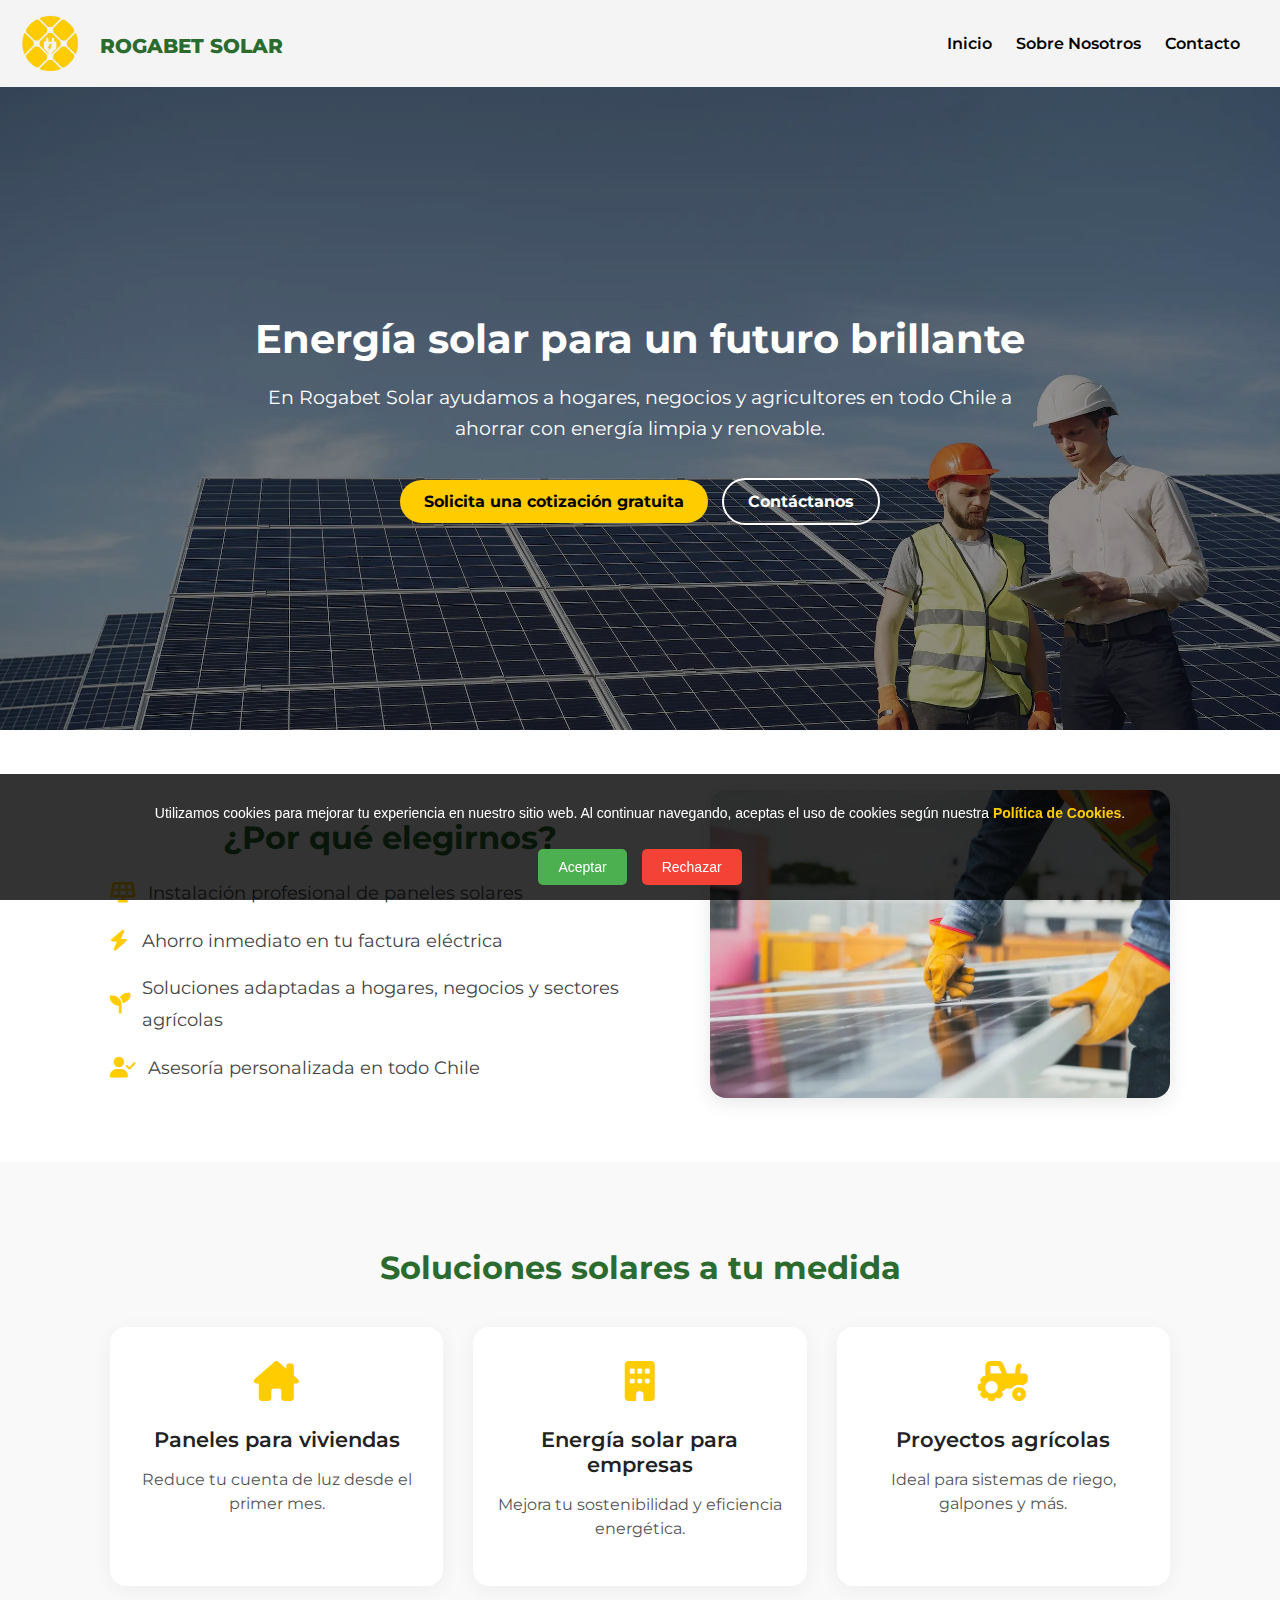
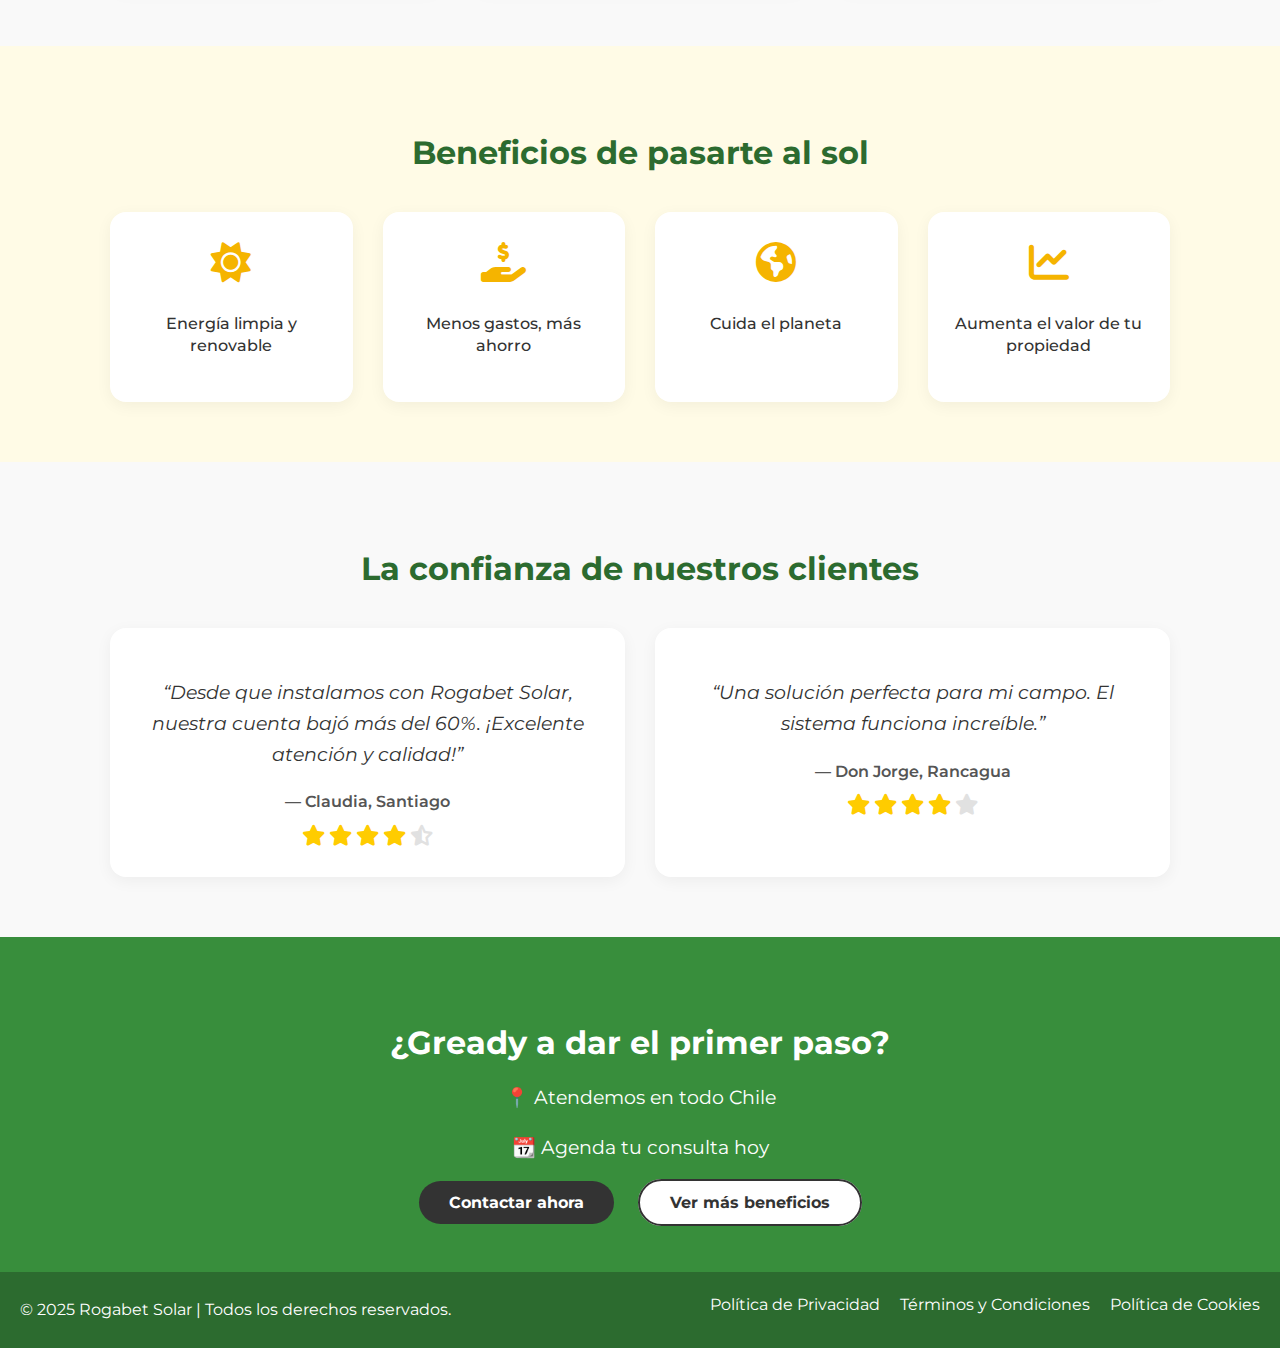
<file: index.html>
<!DOCTYPE html>
<html lang="es">
  <head>
    <meta charset="UTF-8" />
    <meta name="viewport" content="width=device-width, initial-scale=1.0" />
    <meta
      name="description"
      content="Rogabet Solar: Soluciones de energía solar en Chile. Instalamos paneles solares de alta calidad para hogares, empresas y proyectos agrícolas, ayudando a reducir costos y promover un futuro sostenible."
    />
    <meta
      name="keywords"
      content="energía solar, Rogabet Solar, paneles solares, Chile, energía renovable, ahorro energético, sostenibilidad, energía limpia, instalación solar"
    />
    <meta name="author" content="Rogabet Solar" />
    <title>Rogabet Solar - Energía Solar para un Futuro Sostenible</title>
    <link rel="stylesheet" href="styles.css" />
    <link rel="shortcut icon" href="./img/fav.webp" type="image/x-icon" />
    <link
      rel="stylesheet"
      href="https://cdnjs.cloudflare.com/ajax/libs/font-awesome/6.4.2/css/all.min.css"
    />
  </head>

  <body>
    <header>
      <div class="container">
        <div class="container-header">
          <div class="logo">
            <a href="/">
              <img src="../img/logo.webp" alt="Logo" />
              <p>Rogabet Solar</p>
            </a>
          </div>
          <nav>
            <ul>
              <li><a href="/">Inicio</a></li>
              <li><a href="./about-us/">Sobre Nosotros</a></li>
              <li><a href="contact.html">Contacto</a></li>
            </ul>
          </nav>
        </div>
      </div>
    </header>
    <main>
      <section class="hero">
        <div class="container">
          <div class="hero-content">
            <h1 class="hero-title">Energía solar para un futuro brillante</h1>
            <p class="hero-subtitle">
              En Rogabet Solar ayudamos a hogares, negocios y agricultores en
              todo Chile a ahorrar con energía limpia y renovable.
            </p>
            <div class="hero-buttons">
              <a href="./contact.html" class="btn btn-primary"
                >Solicita una cotización gratuita</a
              >
              <a href="./contact.html" class="btn btn-secondary">Contáctanos</a>
            </div>
          </div>
        </div>
      </section>

      <section class="why-us">
        <div class="container">
          <div class="why-us-content">
            <div class="text-content">
              <h2 class="section-title">¿Por qué elegirnos?</h2>
              <ul class="features-list">
                <li>
                  <i class="fas fa-solar-panel"></i> Instalación profesional de
                  paneles solares
                </li>
                <li>
                  <i class="fas fa-bolt"></i> Ahorro inmediato en tu factura
                  eléctrica
                </li>
                <li>
                  <i class="fas fa-seedling"></i> Soluciones adaptadas a
                  hogares, negocios y sectores agrícolas
                </li>
                <li>
                  <i class="fas fa-user-check"></i> Asesoría personalizada en
                  todo Chile
                </li>
              </ul>
            </div>
            <div class="image-content">
              <img
                src="./img/why-us.webp"
                alt="Instalación de paneles solares"
              />
            </div>
          </div>
        </div>
      </section>
      <section class="services">
        <div class="container">
          <h2 class="section-title">Soluciones solares a tu medida</h2>
          <div class="services-grid">
            <div class="service-card">
              <div class="service-icon">
                <i class="fas fa-house-chimney"></i>
              </div>
              <h3 class="service-title">Paneles para viviendas</h3>
              <p class="service-text">
                Reduce tu cuenta de luz desde el primer mes.
              </p>
            </div>
            <div class="service-card">
              <div class="service-icon"><i class="fas fa-building"></i></div>
              <h3 class="service-title">Energía solar para empresas</h3>
              <p class="service-text">
                Mejora tu sostenibilidad y eficiencia energética.
              </p>
            </div>
            <div class="service-card">
              <div class="service-icon"><i class="fas fa-tractor"></i></div>
              <h3 class="service-title">Proyectos agrícolas</h3>
              <p class="service-text">
                Ideal para sistemas de riego, galpones y más.
              </p>
            </div>
          </div>
        </div>
      </section>

      <section class="benefits">
        <div class="container">
          <h2 class="section-title">Beneficios de pasarte al sol</h2>
          <div class="benefits-row">
            <div class="benefit-item">
              <i class="fas fa-sun"></i>
              <p>Energía limpia y renovable</p>
            </div>
            <div class="benefit-item">
              <i class="fas fa-hand-holding-dollar"></i>
              <p>Menos gastos, más ahorro</p>
            </div>
            <div class="benefit-item">
              <i class="fas fa-earth-americas"></i>
              <p>Cuida el planeta</p>
            </div>
            <div class="benefit-item">
              <i class="fas fa-chart-line"></i>
              <p>Aumenta el valor de tu propiedad</p>
            </div>
          </div>
        </div>
      </section>

      <section class="testimonials">
        <div class="container">
          <h2 class="section-title">La confianza de nuestros clientes</h2>
          <div class="testimonial-cards">
            <div class="testimonial-card">
              <p class="testimonial-text">
                “Desde que instalamos con Rogabet Solar, nuestra cuenta bajó más
                del 60%. ¡Excelente atención y calidad!”
              </p>
              <p class="testimonial-author">— Claudia, Santiago</p>
              <div class="rating">
                <i class="fas fa-star"></i>
                <i class="fas fa-star"></i>
                <i class="fas fa-star"></i>
                <i class="fas fa-star"></i>
                <i class="fas fa-star-half-alt"></i>
              </div>
            </div>
            <div class="testimonial-card">
              <p class="testimonial-text">
                “Una solución perfecta para mi campo. El sistema funciona
                increíble.”
              </p>
              <p class="testimonial-author">— Don Jorge, Rancagua</p>
              <div class="rating">
                <i class="fas fa-star"></i>
                <i class="fas fa-star"></i>
                <i class="fas fa-star"></i>
                <i class="fas fa-star"></i>
                <i class="fas fa-star"></i>
              </div>
            </div>
          </div>
        </div>
      </section>

      <section class="cta-footer">
        <div class="container">
          <h2 class="cta-title">¿Gready a dar el primer paso?</h2>
          <p class="cta-description">📍 Atendemos en todo Chile</p>
          <p class="cta-description">📆 Agenda tu consulta hoy</p>
          <div class="cta-buttons">
            <a href="./contact.html" class="cta-button">Contactar ahora</a>
            <a href="./about-us/" class="cta-button secondary"
              >Ver más beneficios</a
            >
          </div>
        </div>
      </section>
    </main>

    <footer>
      <div class="container">
        <div class="footer-content">
          <p>&copy; 2025 Rogabet Solar | Todos los derechos reservados.</p>
          <ul class="footer-menu">
            <li><a href="/privacy.html">Política de Privacidad</a></li>
            <li><a href="/terms.html">Términos y Condiciones</a></li>
            <li><a href="/cookies.html">Política de Cookies</a></li>
          </ul>
        </div>
      </div>
    </footer>
    <div class="cookie-consent">
      <div class="cookie-content">
        <p>
          Utilizamos cookies para mejorar tu experiencia en nuestro sitio web.
          Al continuar navegando, aceptas el uso de cookies según nuestra
          <a href="/privacy.html">Política de Cookies</a>.
        </p>
        <div class="cookie-buttons">
          <button class="cookie-accept">Aceptar</button>
          <button class="cookie-decline">Rechazar</button>
        </div>
      </div>
    </div>
    <script src="cookies.js"></script>
  </body>
</html>
</file>
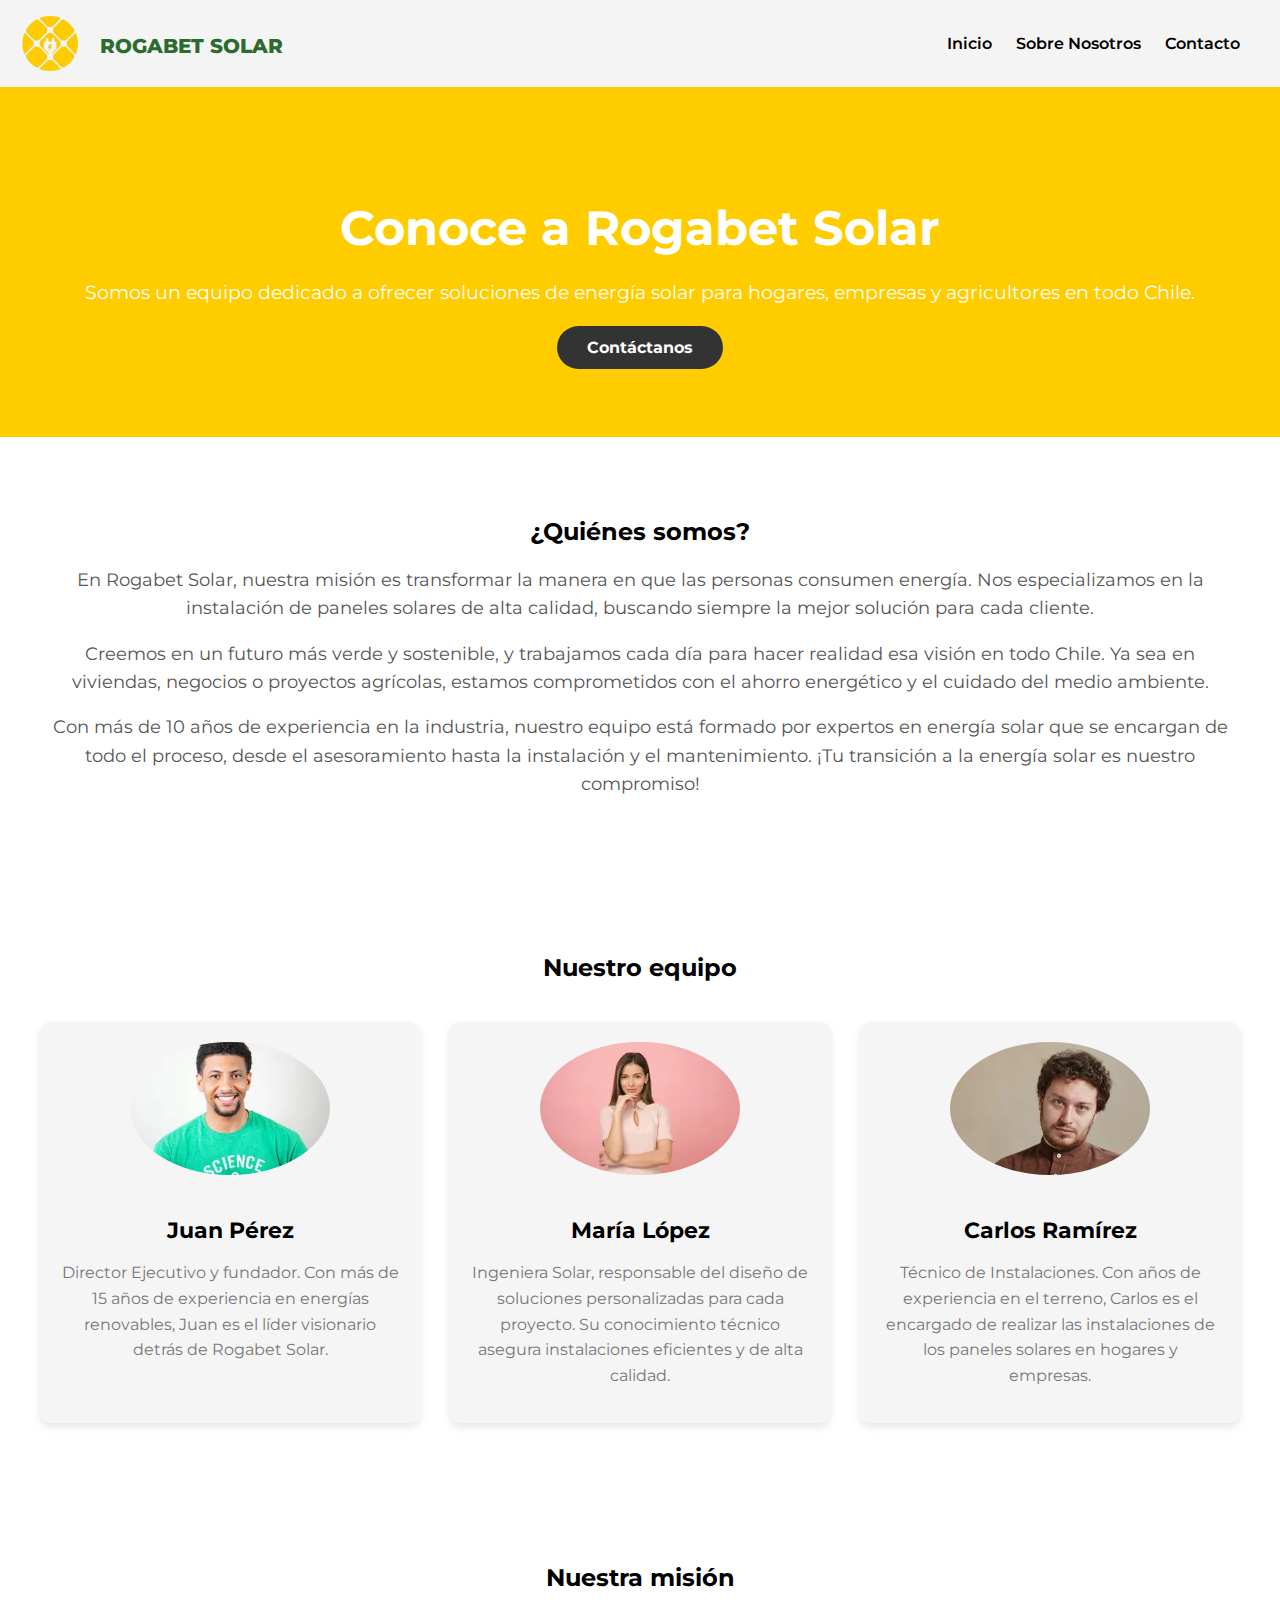
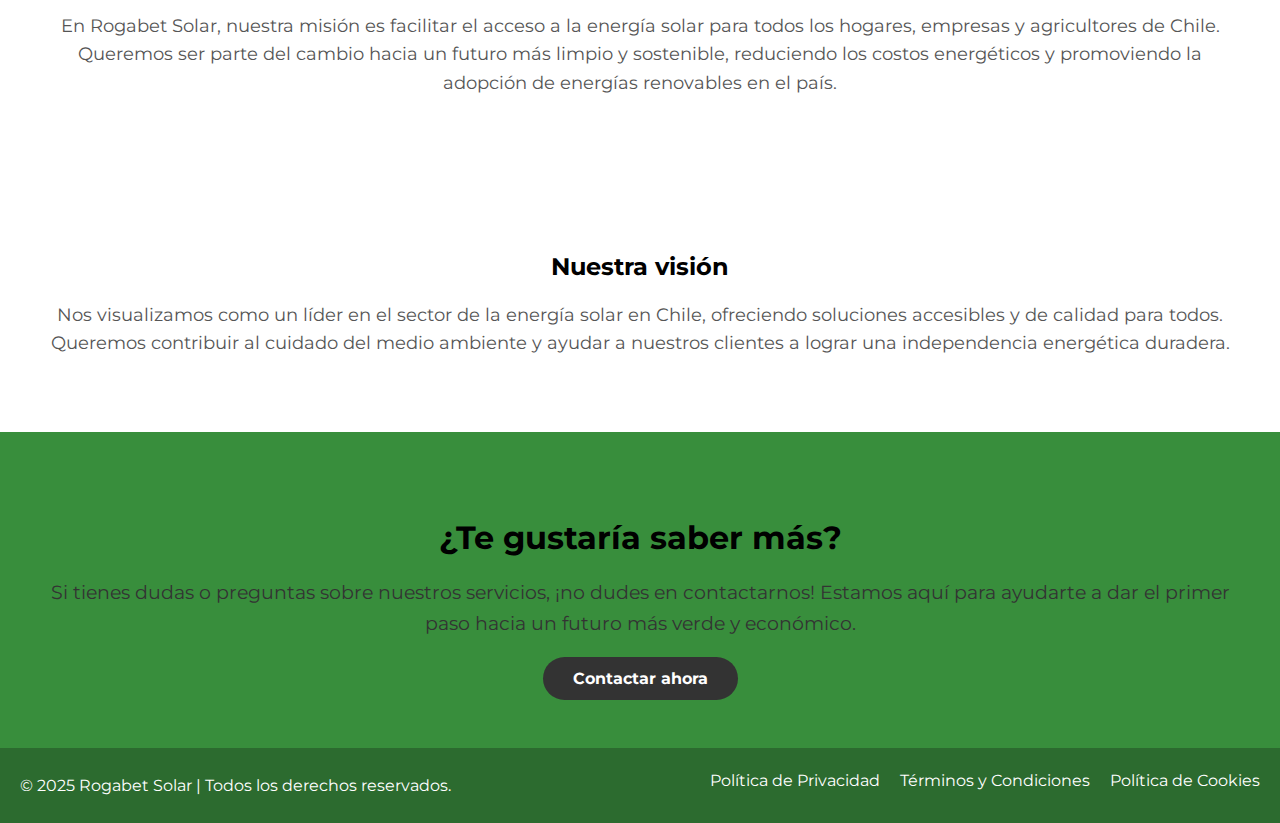
<file: about-us/index.html>
<!DOCTYPE html>
<html lang="es">
  <head>
    <meta charset="UTF-8" />
    <meta name="viewport" content="width=device-width, initial-scale=1.0" />
    <meta
      name="description"
      content="Conoce más sobre Rogabet Solar, nuestro compromiso con la calidad, la energía solar y el buen servicio en Chile. Te ayudamos a dar el paso hacia un futuro más sostenible y económico con soluciones energéticas renovables."
    />
    <meta
      name="keywords"
      content="Rogabet Solar, energía solar, instalación de paneles solares, energía renovable, Chile, calidad, buen servicio, sostenibilidad, soluciones energéticas"
    />
    <title>Sobre Nosotros - Rogabet Solar</title>
    <link rel="stylesheet" href="../styles.css" />
    <link rel="shortcut icon" href="../img/fav.webp" type="image/x-icon" />
    <link
      rel="stylesheet"
      href="https://cdnjs.cloudflare.com/ajax/libs/font-awesome/6.4.2/css/all.min.css"
    />
  </head>

  <body>
    <header>
      <div class="container">
        <div class="container-header">
          <div class="logo">
            <a href="/">
              <img src="../img/logo.webp" alt="Logo" />
              <p>Rogabet Solar</p>
            </a>
          </div>
          <nav>
            <ul>
              <li><a href="/">Inicio</a></li>
              <li><a href="../about-us/">Sobre Nosotros</a></li>
              <li><a href="../contact.html">Contacto</a></li>
            </ul>
          </nav>
        </div>
      </div>
    </header>
    <main>
      <section class="hero-about">
        <div class="container">
          <h1>Conoce a Rogabet Solar</h1>
          <p>
            Somos un equipo dedicado a ofrecer soluciones de energía solar para
            hogares, empresas y agricultores en todo Chile.
          </p>
          <a href="../contact.html" class="cta-btn">Contáctanos</a>
        </div>
      </section>

      <!-- Quiénes somos -->
      <section id="about-us" class="about-us">
        <div class="container">
          <h2>¿Quiénes somos?</h2>
          <p>
            En Rogabet Solar, nuestra misión es transformar la manera en que las
            personas consumen energía. Nos especializamos en la instalación de
            paneles solares de alta calidad, buscando siempre la mejor solución
            para cada cliente.
          </p>
          <p>
            Creemos en un futuro más verde y sostenible, y trabajamos cada día
            para hacer realidad esa visión en todo Chile. Ya sea en viviendas,
            negocios o proyectos agrícolas, estamos comprometidos con el ahorro
            energético y el cuidado del medio ambiente.
          </p>
          <p>
            Con más de 10 años de experiencia en la industria, nuestro equipo
            está formado por expertos en energía solar que se encargan de todo
            el proceso, desde el asesoramiento hasta la instalación y el
            mantenimiento. ¡Tu transición a la energía solar es nuestro
            compromiso!
          </p>
        </div>
      </section>

      <!-- Nuestro equipo -->
      <section id="our-team" class="our-team">
        <div class="container">
          <h2>Nuestro equipo</h2>
          <div class="our-team-container">
            <div class="team-member">
              <img
                src="../img/team-member-1.webp"
                alt="Juan Pérez - Director Ejecutivo"
              />
              <h3>Juan Pérez</h3>
              <p>
                Director Ejecutivo y fundador. Con más de 15 años de experiencia
                en energías renovables, Juan es el líder visionario detrás de
                Rogabet Solar.
              </p>
            </div>
            <div class="team-member">
              <img
                src="../img/team-member-2.webp"
                alt="María López - Ingeniera Solar"
              />
              <h3>María López</h3>
              <p>
                Ingeniera Solar, responsable del diseño de soluciones
                personalizadas para cada proyecto. Su conocimiento técnico
                asegura instalaciones eficientes y de alta calidad.
              </p>
            </div>
            <div class="team-member">
              <img
                src="../img/team-member-3.webp"
                alt="Carlos Ramírez - Técnico de Instalaciones"
              />
              <h3>Carlos Ramírez</h3>
              <p>
                Técnico de Instalaciones. Con años de experiencia en el terreno,
                Carlos es el encargado de realizar las instalaciones de los
                paneles solares en hogares y empresas.
              </p>
            </div>
          </div>
        </div>
      </section>

      <!-- Nuestra misión -->
      <section id="our-mission" class="our-mission">
        <div class="container">
          <h2>Nuestra misión</h2>
          <p>
            En Rogabet Solar, nuestra misión es facilitar el acceso a la energía
            solar para todos los hogares, empresas y agricultores de Chile.
            Queremos ser parte del cambio hacia un futuro más limpio y
            sostenible, reduciendo los costos energéticos y promoviendo la
            adopción de energías renovables en el país.
          </p>
        </div>
      </section>

      <!-- Nuestra visión -->
      <section id="our-vision" class="our-vision">
        <div class="container">
          <h2>Nuestra visión</h2>
          <p>
            Nos visualizamos como un líder en el sector de la energía solar en
            Chile, ofreciendo soluciones accesibles y de calidad para todos.
            Queremos contribuir al cuidado del medio ambiente y ayudar a
            nuestros clientes a lograr una independencia energética duradera.
          </p>
        </div>
      </section>

      <!-- Call to Action -->
      <section id="contact" class="cta">
        <div class="container">
          <h2>¿Te gustaría saber más?</h2>
          <p>
            Si tienes dudas o preguntas sobre nuestros servicios, ¡no dudes en
            contactarnos! Estamos aquí para ayudarte a dar el primer paso hacia
            un futuro más verde y económico.
          </p>
          <a href="../contact.html" class="cta-btn">Contactar ahora</a>
        </div>
      </section>
    </main>
    <footer>
      <div class="container">
        <div class="footer-content">
          <p>&copy; 2025 Rogabet Solar | Todos los derechos reservados.</p>
          <ul class="footer-menu">
            <li><a href="../privacy.html">Política de Privacidad</a></li>
            <li><a href="../terms.html">Términos y Condiciones</a></li>
            <li><a href="../cookies.html">Política de Cookies</a></li>
          </ul>
        </div>
      </div>
    </footer>
  </body>
</html>
</file>
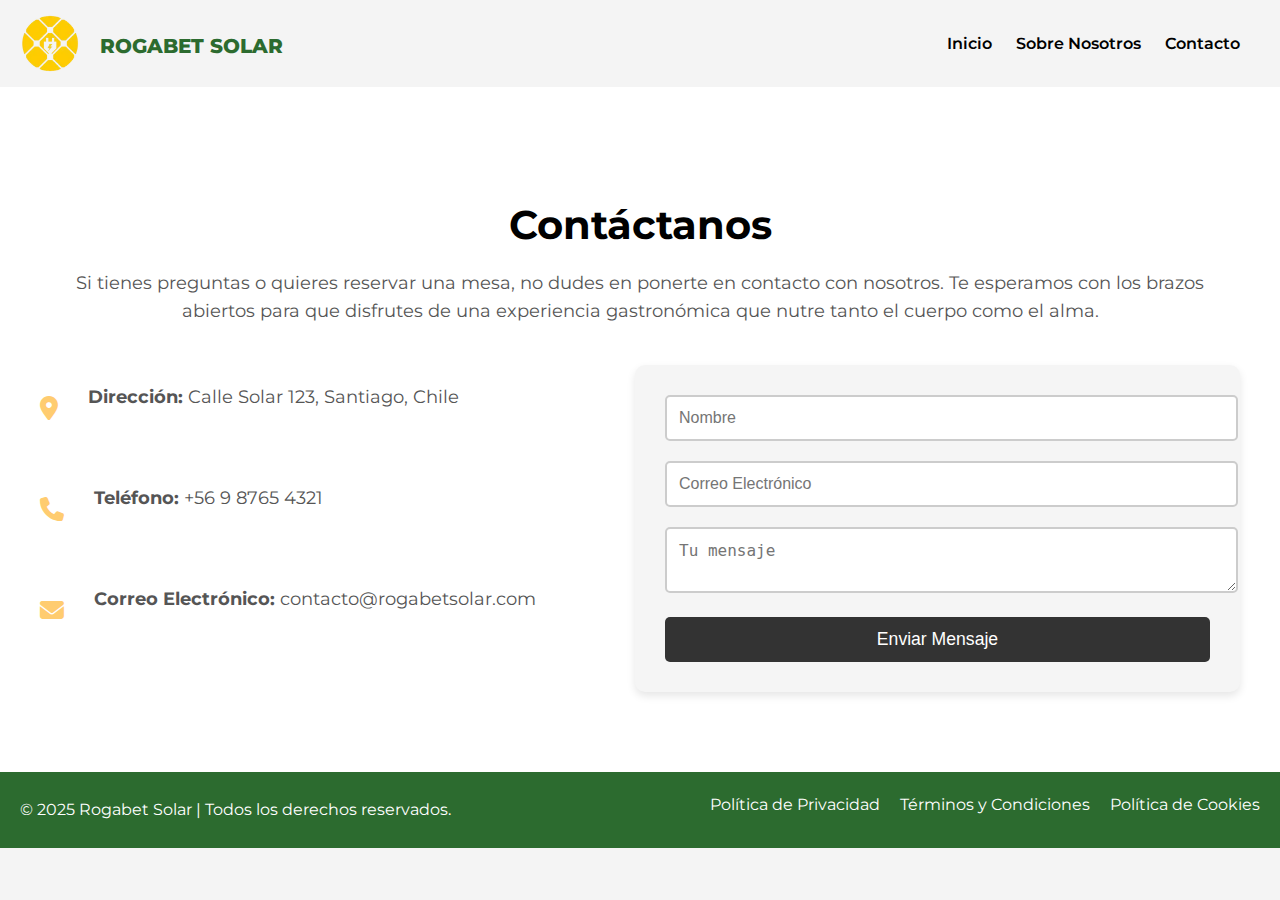
<file: contact.html>
<!DOCTYPE html>
<html lang="es">
  <head>
    <meta charset="UTF-8" />
    <meta name="viewport" content="width=device-width, initial-scale=1.0" />
    <meta
      name="description"
      content="Contacta con Rogabet Solar para obtener más información sobre nuestras soluciones de energía solar. Descubre cómo podemos ayudarte con instalaciones solares para hogares, empresas y proyectos agrícolas en todo Chile."
    />
    <meta
      name="keywords"
      content="contacto, Rogabet Solar, energía solar, instalación solar, contacto Rogabet, teléfono, dirección, Chile, energía renovable"
    />
    <title>Contacto - Rogabet Solar</title>
    <link rel="stylesheet" href="styles.css" />
    <link rel="shortcut icon" href="./img/fav.webp" type="image/x-icon" />
    <!-- FontAwesome CDN -->
    <link
      rel="stylesheet"
      href="https://cdnjs.cloudflare.com/ajax/libs/font-awesome/6.4.2/css/all.min.css"
    />
  </head>

  <body>
    <header>
      <div class="container">
        <div class="container-header">
          <div class="logo">
            <a href="/">
              <img src="../img/logo.webp" alt="Logo" />
              <p>Rogabet Solar</p>
            </a>
          </div>
          <nav>
            <ul>
              <li><a href="/">Inicio</a></li>
              <li><a href="./about-us/">Sobre Nosotros</a></li>
              <li><a href="contact.html">Contacto</a></li>
            </ul>
          </nav>
        </div>
      </div>
    </header>

    <section class="contact">
      <div class="container">
        <h2>Contáctanos</h2>
        <p>
          Si tienes preguntas o quieres reservar una mesa, no dudes en ponerte
          en contacto con nosotros. Te esperamos con los brazos abiertos para
          que disfrutes de una experiencia gastronómica que nutre tanto el
          cuerpo como el alma.
        </p>
        <div class="container-contact">
          <div class="contact-text">
            <div class="contact-info">
              <div class="info-item">
                <i class="fas fa-map-marker-alt"></i>
                <p>
                  <strong>Dirección:</strong> Calle Solar 123, Santiago, Chile
                </p>
              </div>

              <div class="info-item">
                <i class="fas fa-phone"></i>
                <p><strong>Teléfono:</strong> +56 9 8765 4321</p>
              </div>

              <div class="info-item">
                <i class="fas fa-envelope"></i>
                <p>
                  <strong>Correo Electrónico:</strong>
                  contacto@rogabetsolar.com
                </p>
              </div>
            </div>
          </div>
          <div class="form">
            <!-- FORMULARIO DE CONTACTO -->
            <form class="contact-form">
              <input type="text" placeholder="Nombre" required />
              <input type="email" placeholder="Correo Electrónico" required />
              <textarea placeholder="Tu mensaje" required></textarea>
              <button type="submit">Enviar Mensaje</button>
            </form>
          </div>
        </div>
      </div>
    </section>
    <!-- <div class="cookie-consent">
      <div class="cookie-content">
        <p>
          Utilizamos cookies para mejorar tu experiencia en nuestro sitio web.
          Al continuar navegando, aceptas el uso de cookies según nuestra
          <a href="/politica-de-cookies">Política de Cookies</a>.
        </p>
        <div class="cookie-buttons">
          <button class="cookie-accept">Aceptar</button>
          <button class="cookie-decline">Rechazar</button>
        </div>
      </div>
    </div> -->

    <footer>
      <div class="container">
        <div class="footer-content">
          <p>&copy; 2025 Rogabet Solar | Todos los derechos reservados.</p>
          <ul class="footer-menu">
            <li><a href="/privacy.html">Política de Privacidad</a></li>
            <li><a href="/terms.html">Términos y Condiciones</a></li>
            <li><a href="/cookies.html">Política de Cookies</a></li>
          </ul>
        </div>
      </div>
    </footer>
  </body>
</html>
</file>
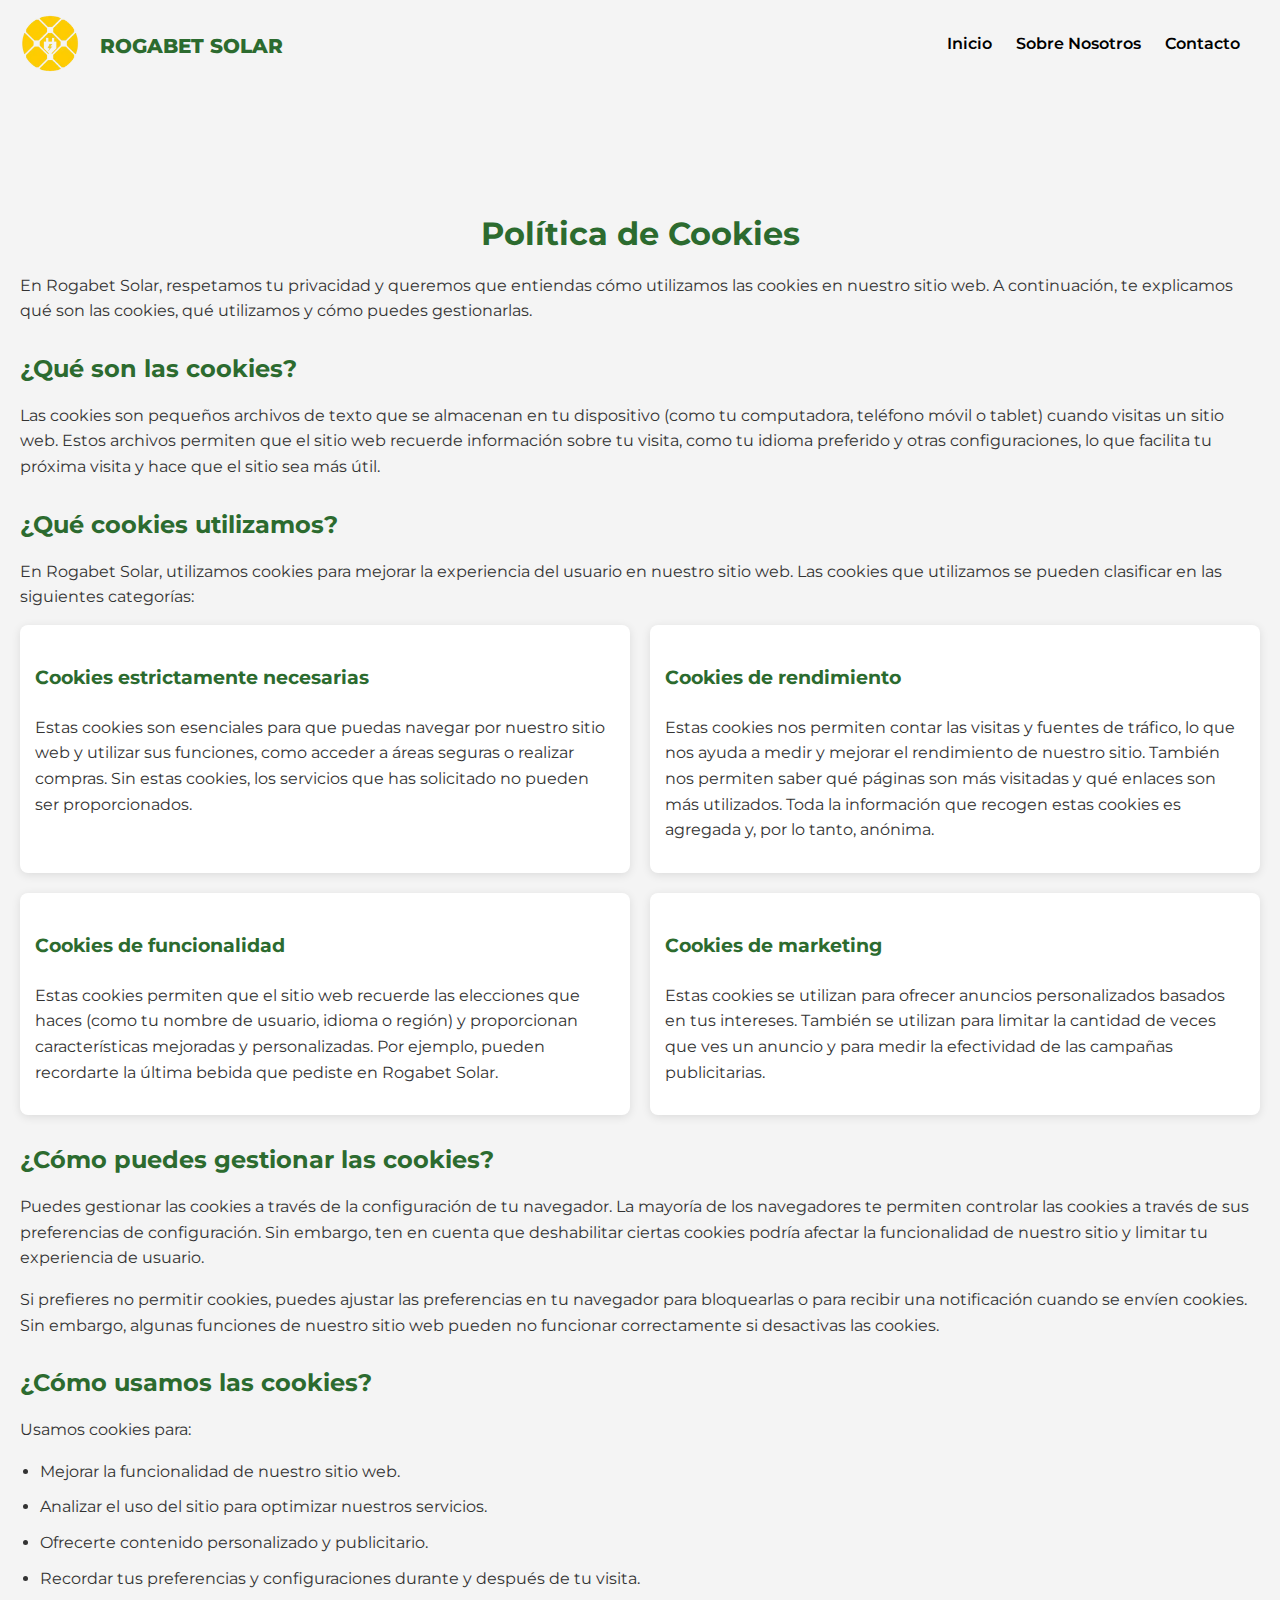
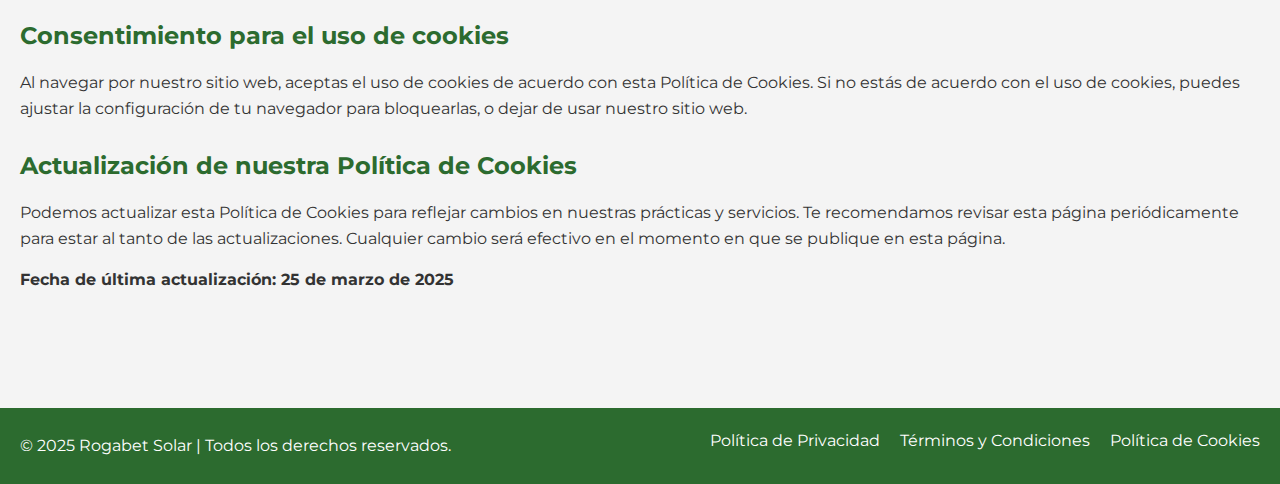
<file: cookies.html>
<!DOCTYPE html>
<html lang="es">
  <head>
    <meta charset="UTF-8" />
    <meta name="viewport" content="width=device-width, initial-scale=1.0" />
    <meta
      name="description"
      content="Lee nuestra Política de Privacidad para conocer cómo gestionamos tus datos personales y tu privacidad en Rogabet Solar. Estamos comprometidos con la seguridad y transparencia."
    />
    <meta
      name="keywords"
      content="política de privacidad, protección de datos, Rogabet Solar, privacidad, términos, Chile, energía solar, tratamiento de datos"
    />
    <meta name="author" content="Rogabet Solar" />
    <title>Política de Cookies - Rogabet Solar</title>
    <link rel="stylesheet" href="../styles.css" />
    <link rel="shortcut icon" href="../img/fav.webp" type="image/x-icon" />
    <link
      rel="stylesheet"
      href="https://cdnjs.cloudflare.com/ajax/libs/font-awesome/6.4.2/css/all.min.css"
    />
  </head>

  <body>
    <header>
      <div class="container">
        <div class="container-header">
          <div class="logo">
            <a href="/">
              <img src="../img/logo.webp" alt="Logo" />
              <p>Rogabet Solar</p>
            </a>
          </div>
          <nav>
            <ul>
              <li><a href="/">Inicio</a></li>
              <li><a href="./about-us/">Sobre Nosotros</a></li>
              <li><a href="contact.html">Contacto</a></li>
            </ul>
          </nav>
        </div>
      </div>
    </header>

    <section class="cookies-policy">
      <div class="container">
        <h2 class="section-title">Política de Cookies</h2>
        <p class="intro-text">
          En Rogabet Solar, respetamos tu privacidad y queremos que entiendas
          cómo utilizamos las cookies en nuestro sitio web. A continuación, te
          explicamos qué son las cookies, qué utilizamos y cómo puedes
          gestionarlas.
        </p>

        <h3 class="subsection-title">¿Qué son las cookies?</h3>
        <p>
          Las cookies son pequeños archivos de texto que se almacenan en tu
          dispositivo (como tu computadora, teléfono móvil o tablet) cuando
          visitas un sitio web. Estos archivos permiten que el sitio web
          recuerde información sobre tu visita, como tu idioma preferido y otras
          configuraciones, lo que facilita tu próxima visita y hace que el sitio
          sea más útil.
        </p>

        <h3 class="subsection-title">¿Qué cookies utilizamos?</h3>
        <p>
          En Rogabet Solar, utilizamos cookies para mejorar la experiencia del
          usuario en nuestro sitio web. Las cookies que utilizamos se pueden
          clasificar en las siguientes categorías:
        </p>

        <div class="cookies-categories">
          <div class="category-item">
            <h4>Cookies estrictamente necesarias</h4>
            <p>
              Estas cookies son esenciales para que puedas navegar por nuestro
              sitio web y utilizar sus funciones, como acceder a áreas seguras o
              realizar compras. Sin estas cookies, los servicios que has
              solicitado no pueden ser proporcionados.
            </p>
          </div>
          <div class="category-item">
            <h4>Cookies de rendimiento</h4>
            <p>
              Estas cookies nos permiten contar las visitas y fuentes de
              tráfico, lo que nos ayuda a medir y mejorar el rendimiento de
              nuestro sitio. También nos permiten saber qué páginas son más
              visitadas y qué enlaces son más utilizados. Toda la información
              que recogen estas cookies es agregada y, por lo tanto, anónima.
            </p>
          </div>
          <div class="category-item">
            <h4>Cookies de funcionalidad</h4>
            <p>
              Estas cookies permiten que el sitio web recuerde las elecciones
              que haces (como tu nombre de usuario, idioma o región) y
              proporcionan características mejoradas y personalizadas. Por
              ejemplo, pueden recordarte la última bebida que pediste en Rogabet
              Solar.
            </p>
          </div>
          <div class="category-item">
            <h4>Cookies de marketing</h4>
            <p>
              Estas cookies se utilizan para ofrecer anuncios personalizados
              basados en tus intereses. También se utilizan para limitar la
              cantidad de veces que ves un anuncio y para medir la efectividad
              de las campañas publicitarias.
            </p>
          </div>
        </div>

        <h3 class="subsection-title">¿Cómo puedes gestionar las cookies?</h3>
        <p>
          Puedes gestionar las cookies a través de la configuración de tu
          navegador. La mayoría de los navegadores te permiten controlar las
          cookies a través de sus preferencias de configuración. Sin embargo,
          ten en cuenta que deshabilitar ciertas cookies podría afectar la
          funcionalidad de nuestro sitio y limitar tu experiencia de usuario.
        </p>
        <p>
          Si prefieres no permitir cookies, puedes ajustar las preferencias en
          tu navegador para bloquearlas o para recibir una notificación cuando
          se envíen cookies. Sin embargo, algunas funciones de nuestro sitio web
          pueden no funcionar correctamente si desactivas las cookies.
        </p>

        <h3 class="subsection-title">¿Cómo usamos las cookies?</h3>
        <p>Usamos cookies para:</p>
        <ul>
          <li>Mejorar la funcionalidad de nuestro sitio web.</li>
          <li>Analizar el uso del sitio para optimizar nuestros servicios.</li>
          <li>Ofrecerte contenido personalizado y publicitario.</li>
          <li>
            Recordar tus preferencias y configuraciones durante y después de tu
            visita.
          </li>
        </ul>

        <h3 class="subsection-title">Consentimiento para el uso de cookies</h3>
        <p>
          Al navegar por nuestro sitio web, aceptas el uso de cookies de acuerdo
          con esta Política de Cookies. Si no estás de acuerdo con el uso de
          cookies, puedes ajustar la configuración de tu navegador para
          bloquearlas, o dejar de usar nuestro sitio web.
        </p>

        <h3 class="subsection-title">
          Actualización de nuestra Política de Cookies
        </h3>
        <p>
          Podemos actualizar esta Política de Cookies para reflejar cambios en
          nuestras prácticas y servicios. Te recomendamos revisar esta página
          periódicamente para estar al tanto de las actualizaciones. Cualquier
          cambio será efectivo en el momento en que se publique en esta página.
        </p>

        <p>
          <strong>Fecha de última actualización: 25 de marzo de 2025</strong>
        </p>
      </div>
    </section>

    <footer>
      <div class="container">
        <div class="footer-content">
          <p>&copy; 2025 Rogabet Solar | Todos los derechos reservados.</p>
          <ul class="footer-menu">
            <li><a href="/privacy.html">Política de Privacidad</a></li>
            <li><a href="/terms.html">Términos y Condiciones</a></li>
            <li><a href="/cookies.html">Política de Cookies</a></li>
          </ul>
        </div>
      </div>
    </footer>
  </body>
</html>
</file>
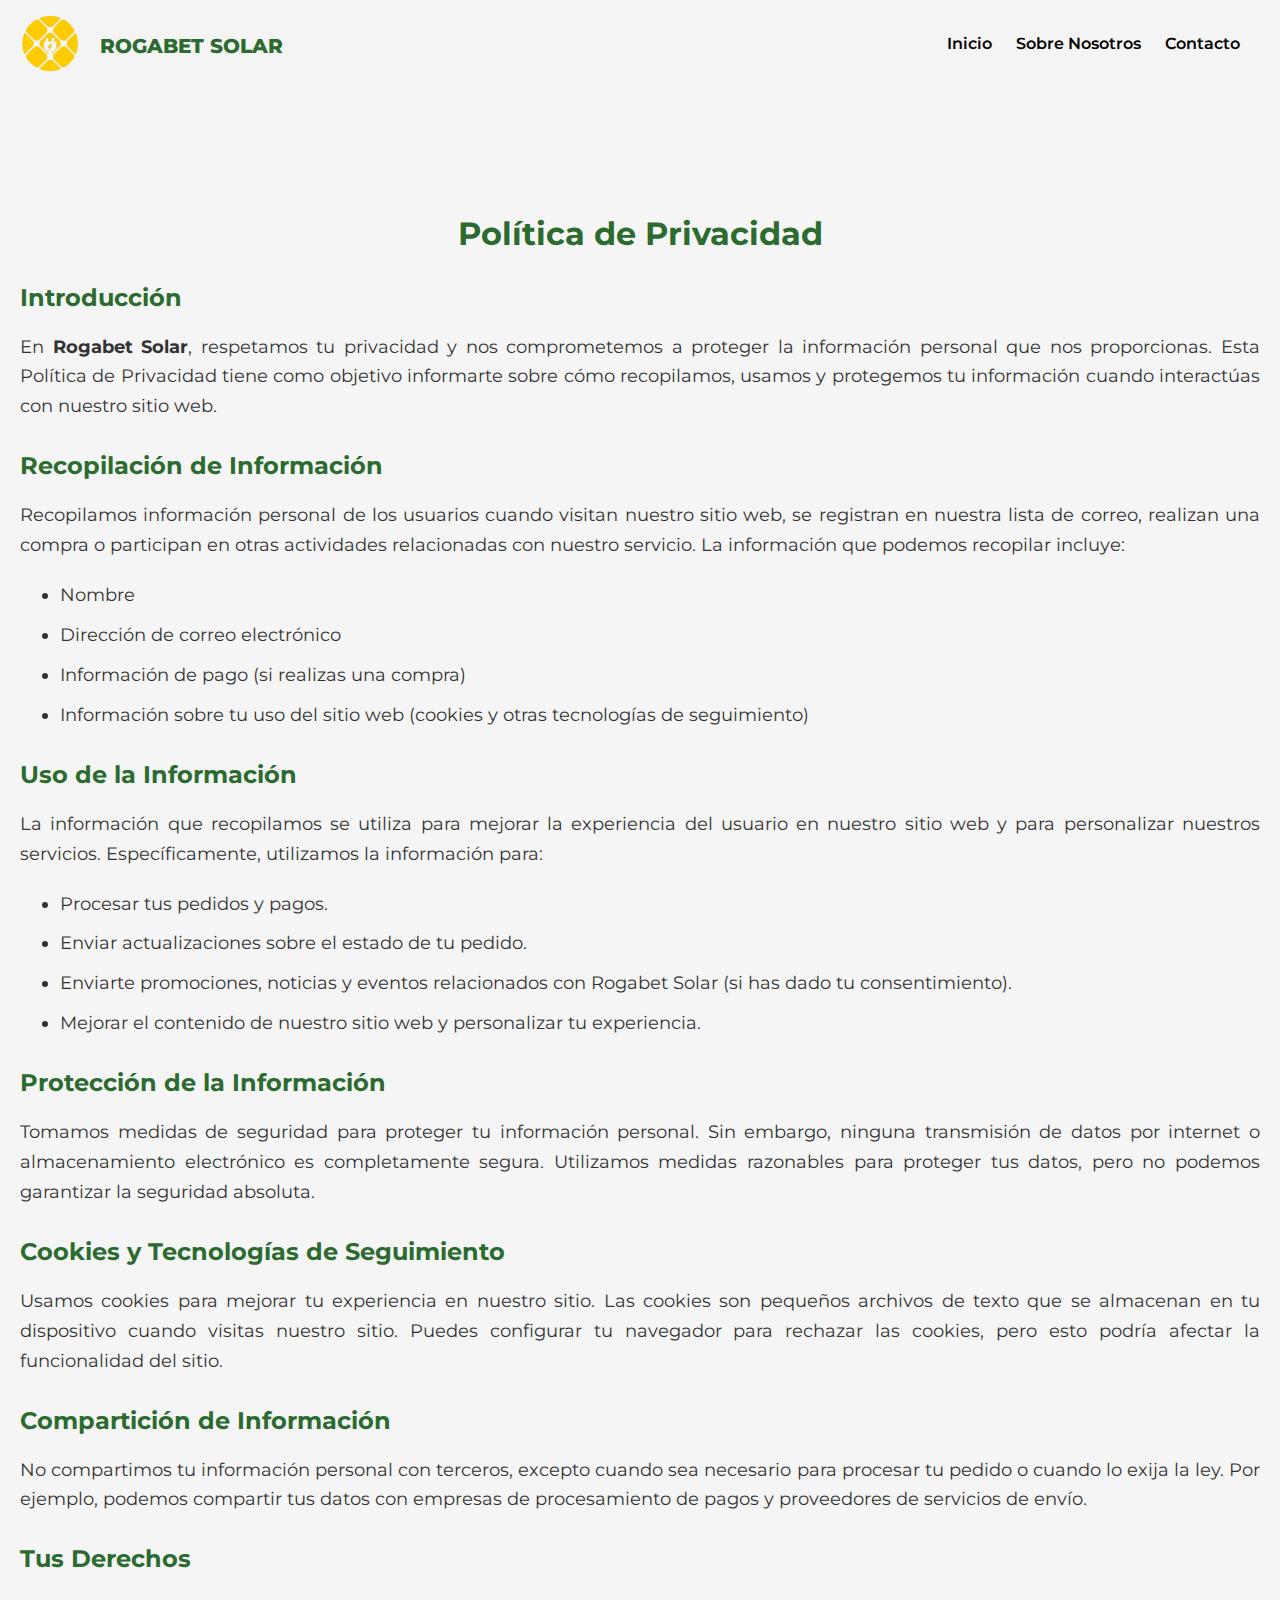
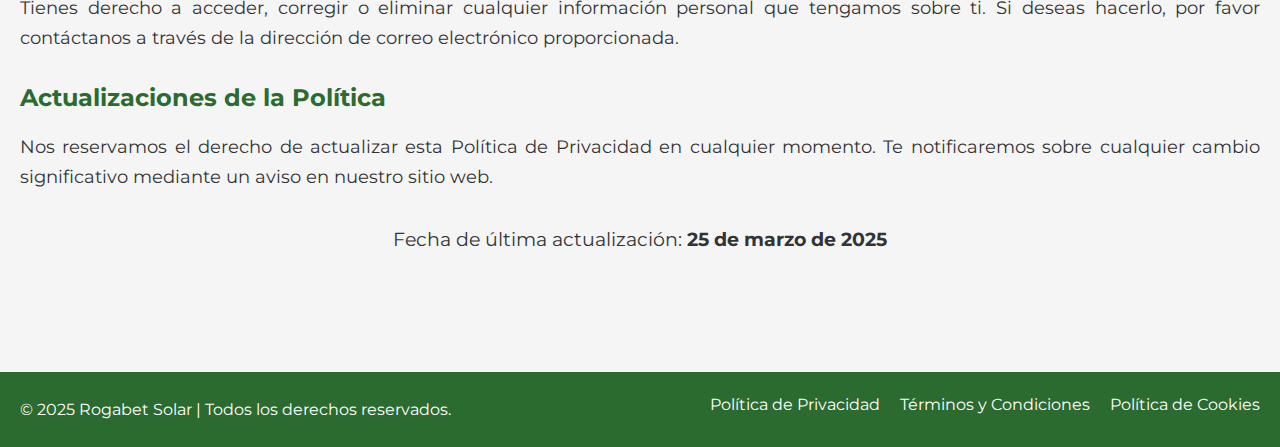
<file: privacy.html>
<!DOCTYPE html>
<html lang="es">
  <head>
    <meta charset="UTF-8" />
    <meta name="viewport" content="width=device-width, initial-scale=1.0" />
    <meta
      name="description"
      content="Lee nuestra Política de Privacidad para conocer cómo gestionamos tus datos personales y tu privacidad en Rogabet Solar. Estamos comprometidos con la seguridad y transparencia."
    />
    <meta
      name="keywords"
      content="política de privacidad, protección de datos, Rogabet Solar, privacidad, términos, Chile, energía solar, tratamiento de datos"
    />
    <meta name="author" content="Rogabet Solar" />
    <title>Política de Privacidad - Rogabet Solar</title>
    <link rel="stylesheet" href="../styles.css" />
    <link rel="shortcut icon" href="../img/fav.webp" type="image/x-icon" />
    <link
      rel="stylesheet"
      href="https://cdnjs.cloudflare.com/ajax/libs/font-awesome/6.4.2/css/all.min.css"
    />
  </head>

  <body>
    <header>
      <div class="container">
        <div class="container-header">
          <div class="logo">
            <a href="/">
              <img src="../img/logo.webp" alt="Logo" />
              <p>Rogabet Solar</p>
            </a>
          </div>
          <nav>
            <ul>
              <li><a href="/">Inicio</a></li>
              <li><a href="./about-us/">Sobre Nosotros</a></li>
              <li><a href="contact.html">Contacto</a></li>
            </ul>
          </nav>
        </div>
      </div>
    </header>

    <section class="privacy-policy">
      <div class="container">
        <h2 class="section-title">Política de Privacidad</h2>

        <h3 class="subsection-title">Introducción</h3>
        <p class="paragraph">
          En <strong>Rogabet Solar</strong>, respetamos tu privacidad y nos
          comprometemos a proteger la información personal que nos proporcionas.
          Esta Política de Privacidad tiene como objetivo informarte sobre cómo
          recopilamos, usamos y protegemos tu información cuando interactúas con
          nuestro sitio web.
        </p>

        <h3 class="subsection-title">Recopilación de Información</h3>
        <p class="paragraph">
          Recopilamos información personal de los usuarios cuando visitan
          nuestro sitio web, se registran en nuestra lista de correo, realizan
          una compra o participan en otras actividades relacionadas con nuestro
          servicio. La información que podemos recopilar incluye:
        </p>
        <ul class="privacy-list">
          <li>Nombre</li>
          <li>Dirección de correo electrónico</li>
          <li>Información de pago (si realizas una compra)</li>
          <li>
            Información sobre tu uso del sitio web (cookies y otras tecnologías
            de seguimiento)
          </li>
        </ul>

        <h3 class="subsection-title">Uso de la Información</h3>
        <p class="paragraph">
          La información que recopilamos se utiliza para mejorar la experiencia
          del usuario en nuestro sitio web y para personalizar nuestros
          servicios. Específicamente, utilizamos la información para:
        </p>
        <ul class="privacy-list">
          <li>Procesar tus pedidos y pagos.</li>
          <li>Enviar actualizaciones sobre el estado de tu pedido.</li>
          <li>
            Enviarte promociones, noticias y eventos relacionados con Rogabet
            Solar (si has dado tu consentimiento).
          </li>
          <li>
            Mejorar el contenido de nuestro sitio web y personalizar tu
            experiencia.
          </li>
        </ul>

        <h3 class="subsection-title">Protección de la Información</h3>
        <p class="paragraph">
          Tomamos medidas de seguridad para proteger tu información personal.
          Sin embargo, ninguna transmisión de datos por internet o
          almacenamiento electrónico es completamente segura. Utilizamos medidas
          razonables para proteger tus datos, pero no podemos garantizar la
          seguridad absoluta.
        </p>

        <h3 class="subsection-title">Cookies y Tecnologías de Seguimiento</h3>
        <p class="paragraph">
          Usamos cookies para mejorar tu experiencia en nuestro sitio. Las
          cookies son pequeños archivos de texto que se almacenan en tu
          dispositivo cuando visitas nuestro sitio. Puedes configurar tu
          navegador para rechazar las cookies, pero esto podría afectar la
          funcionalidad del sitio.
        </p>

        <h3 class="subsection-title">Compartición de Información</h3>
        <p class="paragraph">
          No compartimos tu información personal con terceros, excepto cuando
          sea necesario para procesar tu pedido o cuando lo exija la ley. Por
          ejemplo, podemos compartir tus datos con empresas de procesamiento de
          pagos y proveedores de servicios de envío.
        </p>

        <h3 class="subsection-title">Tus Derechos</h3>
        <p class="paragraph">
          Tienes derecho a acceder, corregir o eliminar cualquier información
          personal que tengamos sobre ti. Si deseas hacerlo, por favor
          contáctanos a través de la dirección de correo electrónico
          proporcionada.
        </p>

        <h3 class="subsection-title">Actualizaciones de la Política</h3>
        <p class="paragraph">
          Nos reservamos el derecho de actualizar esta Política de Privacidad en
          cualquier momento. Te notificaremos sobre cualquier cambio
          significativo mediante un aviso en nuestro sitio web.
        </p>

        <p class="final-text">
          Fecha de última actualización: <strong>25 de marzo de 2025</strong>
        </p>
      </div>
    </section>

    <footer>
      <div class="container">
        <div class="footer-content">
          <p>&copy; 2025 Rogabet Solar | Todos los derechos reservados.</p>
          <ul class="footer-menu">
            <li><a href="/privacy.html">Política de Privacidad</a></li>
            <li><a href="/terms.html">Términos y Condiciones</a></li>
            <li><a href="/cookies.html">Política de Cookies</a></li>
          </ul>
        </div>
      </div>
    </footer>
  </body>
</html>
</file>
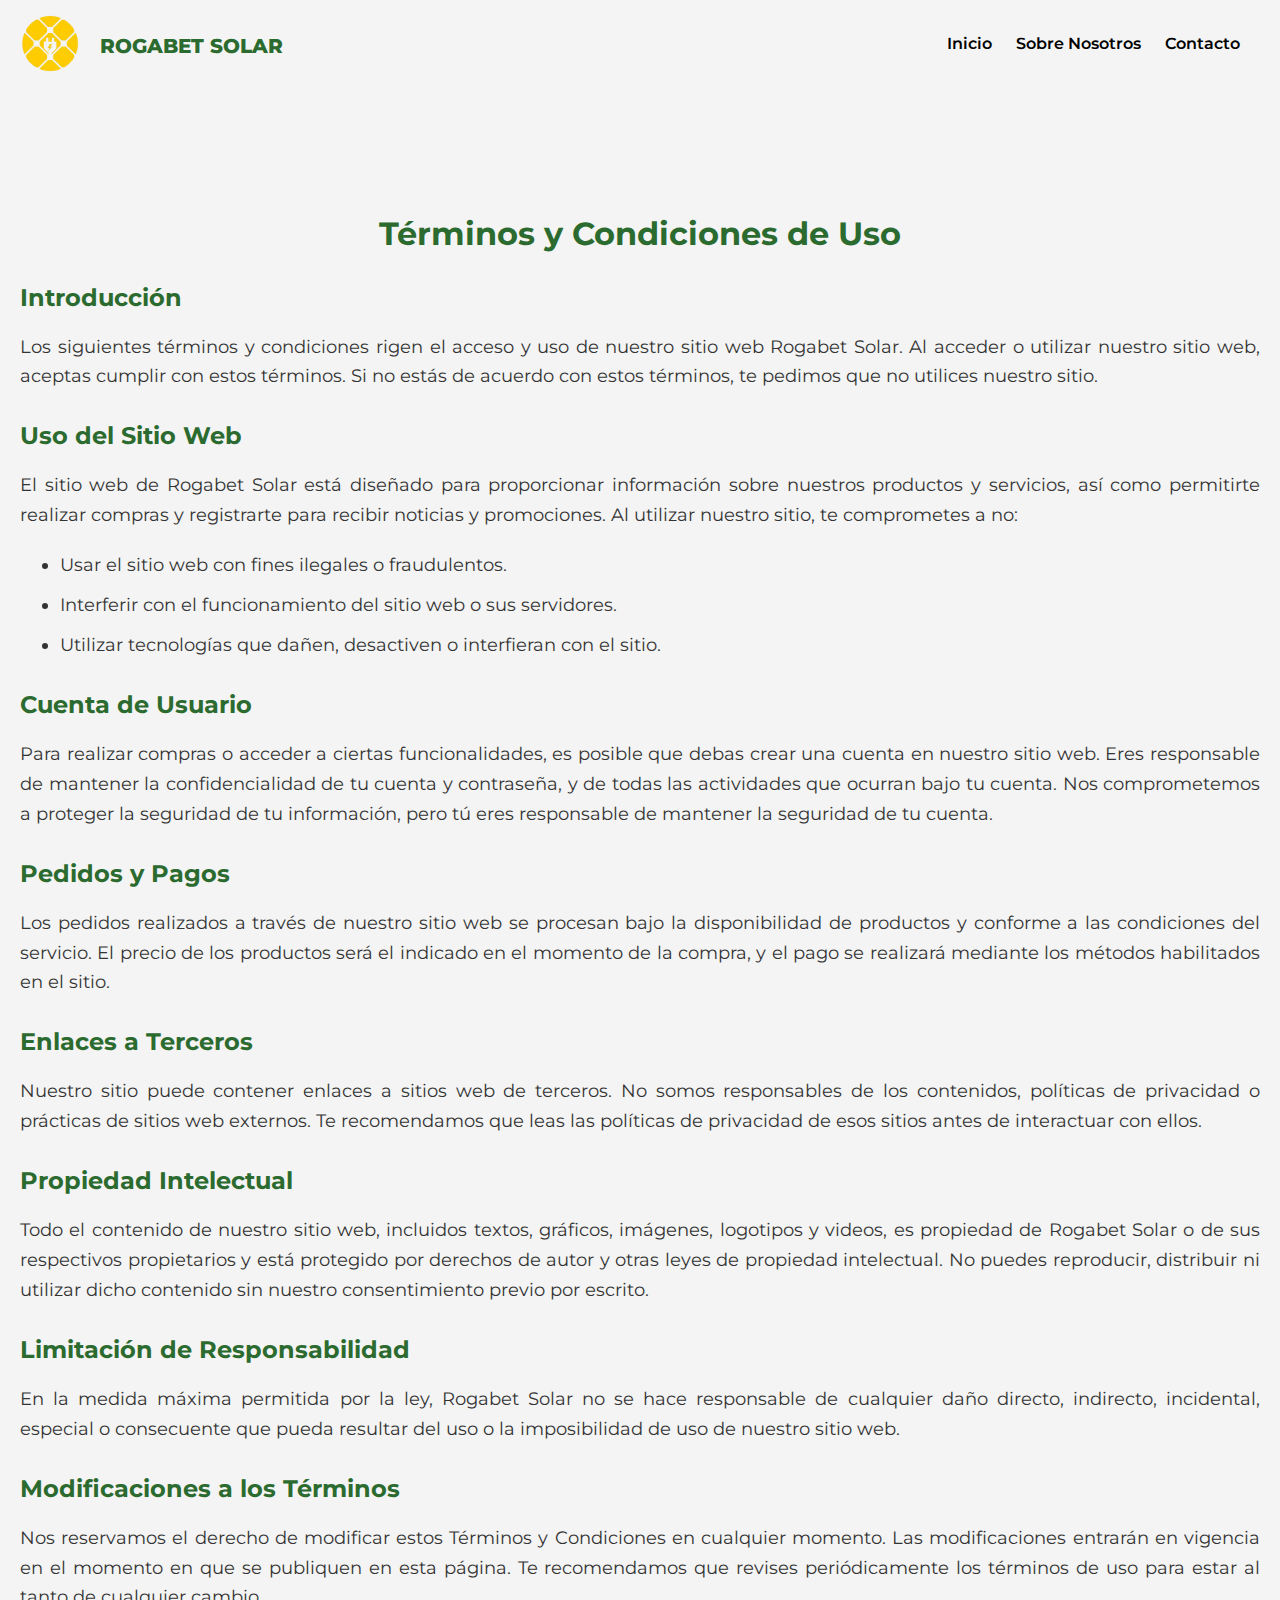
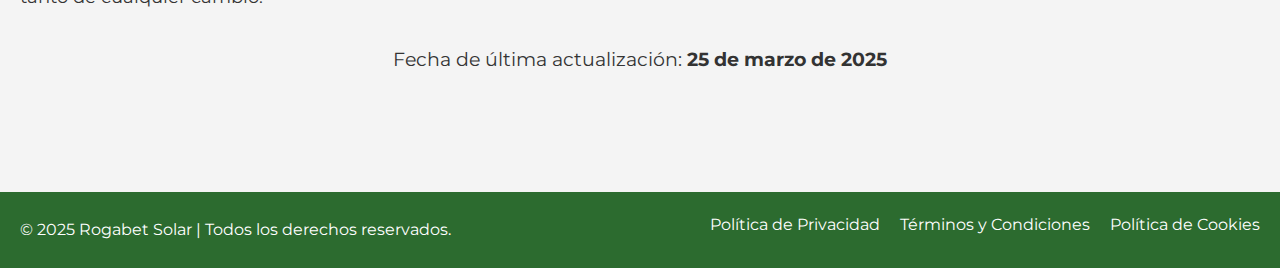
<file: terms.html>
<!DOCTYPE html>
<html lang="es">
  <head>
    <meta charset="UTF-8" />
    <meta name="viewport" content="width=device-width, initial-scale=1.0" />
    <meta
      name="description"
      content="Lee nuestra Política de Privacidad para conocer cómo gestionamos tus datos personales y tu privacidad en Rogabet Solar. Estamos comprometidos con la seguridad y transparencia."
    />
    <meta
      name="keywords"
      content="política de privacidad, protección de datos, Rogabet Solar, privacidad, términos, Chile, energía solar, tratamiento de datos"
    />
    <meta name="author" content="Rogabet Solar" />
    <title>Términos y Condiciones - Rogabet Solar</title>
    <link rel="stylesheet" href="../styles.css" />
    <link rel="shortcut icon" href="../img/fav.webp" type="image/x-icon" />
    <link
      rel="stylesheet"
      href="https://cdnjs.cloudflare.com/ajax/libs/font-awesome/6.4.2/css/all.min.css"
    />
  </head>

  <body>
    <header>
      <div class="container">
        <div class="container-header">
          <div class="logo">
            <a href="/">
              <img src="../img/logo.webp" alt="Logo" />
              <p>Rogabet Solar</p>
            </a>
          </div>
          <nav>
            <ul>
              <li><a href="/">Inicio</a></li>
              <li><a href="./about-us/">Sobre Nosotros</a></li>
              <li><a href="contact.html">Contacto</a></li>
            </ul>
          </nav>
        </div>
      </div>
    </header>

    <section class="terms-conditions">
      <div class="container">
        <h2 class="section-title">Términos y Condiciones de Uso</h2>

        <h3 class="subsection-title">Introducción</h3>
        <p class="paragraph">
          Los siguientes términos y condiciones rigen el acceso y uso de nuestro
          sitio web Rogabet Solar. Al acceder o utilizar nuestro sitio web,
          aceptas cumplir con estos términos. Si no estás de acuerdo con estos
          términos, te pedimos que no utilices nuestro sitio.
        </p>

        <h3 class="subsection-title">Uso del Sitio Web</h3>
        <p class="paragraph">
          El sitio web de Rogabet Solar está diseñado para proporcionar
          información sobre nuestros productos y servicios, así como permitirte
          realizar compras y registrarte para recibir noticias y promociones. Al
          utilizar nuestro sitio, te comprometes a no:
        </p>
        <ul class="terms-list">
          <li>Usar el sitio web con fines ilegales o fraudulentos.</li>
          <li>
            Interferir con el funcionamiento del sitio web o sus servidores.
          </li>
          <li>
            Utilizar tecnologías que dañen, desactiven o interfieran con el
            sitio.
          </li>
        </ul>

        <h3 class="subsection-title">Cuenta de Usuario</h3>
        <p class="paragraph">
          Para realizar compras o acceder a ciertas funcionalidades, es posible
          que debas crear una cuenta en nuestro sitio web. Eres responsable de
          mantener la confidencialidad de tu cuenta y contraseña, y de todas las
          actividades que ocurran bajo tu cuenta. Nos comprometemos a proteger
          la seguridad de tu información, pero tú eres responsable de mantener
          la seguridad de tu cuenta.
        </p>

        <h3 class="subsection-title">Pedidos y Pagos</h3>
        <p class="paragraph">
          Los pedidos realizados a través de nuestro sitio web se procesan bajo
          la disponibilidad de productos y conforme a las condiciones del
          servicio. El precio de los productos será el indicado en el momento de
          la compra, y el pago se realizará mediante los métodos habilitados en
          el sitio.
        </p>

        <h3 class="subsection-title">Enlaces a Terceros</h3>
        <p class="paragraph">
          Nuestro sitio puede contener enlaces a sitios web de terceros. No
          somos responsables de los contenidos, políticas de privacidad o
          prácticas de sitios web externos. Te recomendamos que leas las
          políticas de privacidad de esos sitios antes de interactuar con ellos.
        </p>

        <h3 class="subsection-title">Propiedad Intelectual</h3>
        <p class="paragraph">
          Todo el contenido de nuestro sitio web, incluidos textos, gráficos,
          imágenes, logotipos y videos, es propiedad de Rogabet Solar o de sus
          respectivos propietarios y está protegido por derechos de autor y
          otras leyes de propiedad intelectual. No puedes reproducir, distribuir
          ni utilizar dicho contenido sin nuestro consentimiento previo por
          escrito.
        </p>

        <h3 class="subsection-title">Limitación de Responsabilidad</h3>
        <p class="paragraph">
          En la medida máxima permitida por la ley, Rogabet Solar no se hace
          responsable de cualquier daño directo, indirecto, incidental, especial
          o consecuente que pueda resultar del uso o la imposibilidad de uso de
          nuestro sitio web.
        </p>

        <h3 class="subsection-title">Modificaciones a los Términos</h3>
        <p class="paragraph">
          Nos reservamos el derecho de modificar estos Términos y Condiciones en
          cualquier momento. Las modificaciones entrarán en vigencia en el
          momento en que se publiquen en esta página. Te recomendamos que
          revises periódicamente los términos de uso para estar al tanto de
          cualquier cambio.
        </p>

        <p class="final-text">
          Fecha de última actualización: <strong>25 de marzo de 2025</strong>
        </p>
      </div>
    </section>

    <footer>
      <div class="container">
        <div class="footer-content">
          <p>&copy; 2025 Rogabet Solar | Todos los derechos reservados.</p>
          <ul class="footer-menu">
            <li><a href="/privacy.html">Política de Privacidad</a></li>
            <li><a href="/terms.html">Términos y Condiciones</a></li>
            <li><a href="/cookies.html">Política de Cookies</a></li>
          </ul>
        </div>
      </div>
    </footer>
  </body>
</html>
</file>
<file: styles.css>
@import url("https://fonts.googleapis.com/css2?family=Montserrat:ital,wght@0,100..900;1,100..900&display=swap");

body {
  font-family: "Montserrat", sans-serif;
  margin: 0;
  padding: 0;
  background-color: #f4f4f4;
  overflow-x: hidden;
}

header {
  padding: 10px 0;
  top: 0;
  z-index: 100;
  width: 100%;
}

nav ul {
  list-style-type: none;
  text-align: center;
  margin: 0;
  padding: 0;
}

nav ul li {
  display: inline;
  margin-right: 20px;
}
a {
  text-decoration: none;
  color: inherit;
}
a p {
  text-transform: uppercase;
  color: #2c6b2f;
  font-weight: 800;
  font-size: 20px;
}
nav ul li a {
  font-weight: 600;
  text-decoration: none;
  font-size: 16px;
}
.container-header {
  display: flex;
  align-items: center;
  justify-content: space-between;
}

.logo a {
  display: flex;
  align-items: center;
  gap: 20px;
}
.logo img {
  max-width: 60px;
}
/* .container-features {
  display: flex;
  justify-content: space-around;
  padding: 40px 0;
  background-color: #fff;
}

.feature {
  text-align: center;
  width: 30%;
} */

footer {
  background-color: #2c6b2f;
  color: white;
  padding: 30px 0;
  font-size: 1rem;
}

.footer-content {
  display: flex;
  justify-content: space-between;
  align-items: center;
}

footer p {
  margin: 0;
}

.footer-menu {
  list-style: none;
  padding: 0;
  margin: 0;
  display: flex;
}

.footer-menu li {
  margin-left: 20px;
}

.footer-menu a {
  text-decoration: none;
  color: white;
  transition: color 0.3s ease;
}

.footer-menu a:hover {
  color: #f4a300;
}

.container {
  max-width: 1400px;
  margin: 0 auto;
  box-sizing: border-box;
  padding: 0 20px;
}

@media (max-width: 768px) {
  .container-header {
    flex-direction: column;
  }
  .footer-content {
    flex-direction: column;
  }
  .contact-form input,
  .contact-form textarea {
    width: 90% !important;
  }
}

/* ======= CONTACTO ======= */
.contact {
  background-color: #fff;
  padding: 80px 20px;
  text-align: center;
}

.contact h2 {
  font-size: 2.5rem;
  margin-bottom: 20px;
}

.contact p {
  font-size: 1.1rem;
  color: #555;
  margin-bottom: 40px;
}

.container-contact {
  display: flex;
  gap: 50px;
  justify-content: center;
  flex-wrap: wrap;
}

.contact-text {
  flex: 1;
}

.contact-info {
  margin-bottom: 20px;
}

.info-item {
  display: flex;
  align-items: center;
  font-size: 1.1rem;
  margin-bottom: 15px;
}

.info-item i {
  font-size: 1.5rem;
  margin-right: 15px;
  color: #ffcc00;
}

.info-item p {
  color: #555;
}

.form {
  flex: 1;
  background-color: #f5f5f5;
  padding: 30px;
  border-radius: 10px;
  box-shadow: 0 4px 8px rgba(0, 0, 0, 0.1);
}

.contact-form input,
.contact-form textarea {
  width: 100%;
  padding: 12px;
  margin-bottom: 20px;
  border: 2px solid #ccc;
  border-radius: 5px;
  font-size: 1rem;
  color: #333;
}

.contact-form input:focus,
.contact-form textarea:focus {
  border-color: #ffcc00;
  outline: none;
}

.contact-form button {
  width: 100%;
  padding: 12px;
  background-color: #333;
  color: #fff;
  border: none;
  border-radius: 5px;
  font-size: 1.1rem;
  cursor: pointer;
  transition: background-color 0.3s ease;
}

.contact-form button:hover {
  background-color: #555;
}

/* RESPONSIVE */
@media (max-width: 768px) {
  .contact-info {
    flex-direction: column;
  }
}

.info-item {
  display: flex;
  align-items: center;
  gap: 15px;
  font-size: 1.1rem;
}

.info-item i {
  font-size: 1.5rem;
  color: #ffcc70;
  transition: transform 0.3s ease-in-out;
}

.info-item:hover i {
  transform: scale(1.2);
}
.btn-contact {
  display: inline-block;
  background-color: #ffcc70;
  color: #2c6b2f;
  font-size: 1.2rem;
  font-weight: bold;
  padding: 12px 24px;
  border-radius: 8px;
  text-decoration: none;
  transition: all 0.3s ease-in-out;
}

.btn-contact:hover {
  background-color: #ffb347;
  transform: scale(1.05);
}

.contact-button-container {
  margin-top: 20px;
  text-align: center;
}

/* privacy */

.privacy-policy {
  background-color: #f5f5f5;
  padding: 100px 0;
  animation: fadeIn 1s ease-in-out;
}

.section-title {
  font-size: 2.5rem;
  font-weight: bold;
  color: #2c6b2f;
  margin-bottom: 20px;
  text-align: center;
}

.subsection-title {
  font-size: 1.8rem;
  font-weight: bold;
  color: #2c6b2f;
  margin-top: 40px;
  margin-bottom: 20px;
}

.paragraph {
  font-size: 1.1rem;
  line-height: 1.7;
  color: #333;
  margin-bottom: 20px;
  text-align: justify;
}

.privacy-list {
  font-size: 1.1rem;
  line-height: 1.7;
  color: #333;
  margin-left: 20px;
}

.privacy-list li {
  margin-bottom: 10px;
}

.final-text {
  font-size: 1.2rem;
  line-height: 1.8;
  color: #333;
  margin-top: 30px;
  text-align: center;
}

@keyframes fadeIn {
  0% {
    opacity: 0;
  }
  100% {
    opacity: 1;
  }
}

/* terms */

.terms-conditions {
  background-color: #f4f4f4;
  padding: 100px 0;
  animation: fadeIn 1s ease-in-out;
}

.section-title {
  font-size: 2.5rem;
  font-weight: bold;
  color: #2c6b2f;
  margin-bottom: 20px;
  text-align: center;
}

.subsection-title {
  font-size: 1.8rem;
  font-weight: bold;
  color: #2c6b2f;
  margin-top: 40px;
  margin-bottom: 20px;
}

.paragraph {
  font-size: 1.1rem;
  line-height: 1.7;
  color: #333;
  margin-bottom: 20px;
  text-align: justify;
}

.terms-list {
  font-size: 1.1rem;
  line-height: 1.7;
  color: #333;
  margin-left: 20px;
}

.terms-list li {
  margin-bottom: 10px;
}

.final-text {
  font-size: 1.2rem;
  line-height: 1.8;
  color: #333;
  margin-top: 30px;
  text-align: center;
}

@keyframes fadeIn {
  0% {
    opacity: 0;
  }
  100% {
    opacity: 1;
  }
}
/* cookies */

.cookies-policy {
  padding: 100px 0;
  font-size: 1rem;
  color: #333;
}

h2.section-title {
  text-align: center;
  font-size: 2rem;
  color: #2c6b2f;
  margin-bottom: 20px;
}

h3.subsection-title {
  color: #2c6b2f;
  font-size: 1.5rem;
  margin-top: 30px;
}

ul {
  padding-left: 20px;
}

ul li {
  margin-bottom: 10px;
}

.cookies-categories {
  display: grid;
  grid-template-columns: 1fr 1fr;
  gap: 20px;
}

.category-item {
  background-color: #fff;
  padding: 15px;
  border-radius: 8px;
  box-shadow: 0 2px 10px rgba(0, 0, 0, 0.1);
}

.category-item h4 {
  color: #2c6b2f;
  font-size: 1.2rem;
}

p,
ul {
  line-height: 1.6;
}

p {
  margin-bottom: 15px;
}

footer {
  background-color: #2c6b2f;
  color: white;
  padding: 20px 0;
  text-align: center;
}

footer a {
  color: #f4a300;
  text-decoration: none;
}

footer a:hover {
  text-decoration: underline;
}

/* cookies */

/* Стиль для блоку куків */
/* Основний контейнер для блоку куків */
.cookie-consent {
  position: fixed;
  bottom: 0;
  left: 0;
  right: 0;
  background-color: rgba(0, 0, 0, 0.8);
  color: #fff;
  padding: 15px;
  text-align: center;
  font-family: Arial, sans-serif;
  z-index: 1000;
}

/* Контент в середині блоку */
.cookie-content {
  max-width: 1000px;
  margin: 0 auto;
  display: flex;
  flex-direction: column;
  align-items: center;
  gap: 10px;
}

/* Текст повідомлення */
.cookie-content p {
  font-size: 14px;
  line-height: 1.5;
}

/* Посилання на політику */
.cookie-content a {
  color: #ffcc00;
  text-decoration: none;
  font-weight: bold;
}

.cookie-content a:hover {
  text-decoration: underline;
}

/* Кнопки для прийняття або відмови */
.cookie-buttons {
  display: flex;
  justify-content: center;
  gap: 15px;
}

.cookie-buttons button {
  padding: 10px 20px;
  font-size: 14px;
  cursor: pointer;
  border: none;
  border-radius: 5px;
  transition: background-color 0.3s ease;
}

/* Кнопка "Aceptar" */
.cookie-accept {
  background-color: #4caf50;
  color: #fff;
}

.cookie-accept:hover {
  background-color: #45a049;
}

/* Кнопка "Rechazar" */
.cookie-decline {
  background-color: #f44336;
  color: #fff;
}

.cookie-decline:hover {
  background-color: #e53935;
}

@media (max-width: 768px) {
  footer {
    padding: 20px 20px;
  }
  .footer-menu {
    flex-direction: column;
  }
  .benefits-row {
    flex-direction: column;
    align-items: center;
  }
  .testimonial-cards {
    flex-direction: column;
  }
  .testimonial-card {
    width: 90% !important;
  }

  .cta-buttons {
    display: flex;
    flex-direction: column;
  }
}

/* General Styling */

/* Хедер */
.hero {
  background: linear-gradient(rgba(0, 0, 0, 0.4), rgba(0, 0, 0, 0.4)),
    url("./img/hero.webp") center/cover no-repeat;
  color: white;
  text-align: center;
  display: flex;
  align-items: center;
  justify-content: center;
  height: 100%;
  padding: 200px 0;
}

.hero-content {
  max-width: 800px;
  margin: 0 auto;
}

.hero-image {
  width: 120px;
  height: auto;
  margin-bottom: 20px;
}

.hero-title {
  font-size: 2.5rem;
  margin-bottom: 15px;
}

.hero-subtitle {
  font-size: 1.2rem;
  margin-bottom: 30px;
  line-height: 1.6;
}

.hero-buttons .btn {
  display: inline-block;
  padding: 12px 24px;
  margin: 5px;
  border-radius: 30px;
  text-decoration: none;
  font-weight: bold;
  transition: background 0.3s ease;
}

.btn-primary {
  background-color: #ffcc00;
  color: #000;
}

.btn-primary:hover {
  background-color: #e6b800;
}

.btn-secondary {
  background-color: transparent;
  border: 2px solid #fff;
  color: #fff;
}

.btn-secondary:hover {
  background-color: rgba(255, 255, 255, 0.2);
}

/* why */

.why-us {
  background-color: #fff;
  padding: 60px 20px;
}

.why-us .container {
  max-width: 1100px;
  margin: 0 auto;
}

.why-us-content {
  display: flex;
  flex-wrap: wrap;
  gap: 40px;
  align-items: center;
  justify-content: space-between;
}

.text-content {
  flex: 1 1 500px;
}

.image-content {
  flex: 1 1 400px;
  text-align: center;
}

.image-content img {
  max-width: 100%;
  height: auto;
  border-radius: 16px;
  box-shadow: 0 4px 20px rgba(0, 0, 0, 0.1);
}

.section-title {
  font-size: 2rem;
  margin-bottom: 25px;
  color: #222;
}

.features-list {
  list-style: none;
  padding-left: 0;
  font-size: 1.1rem;
  line-height: 1.8;
  color: #444;
}

.features-list li {
  margin-bottom: 16px;
  display: flex;
  align-items: center;
  gap: 12px;
}

.features-list i {
  color: #ffcc00;
  font-size: 1.3rem;
  min-width: 20px;
}

/* services */

/* Блок послуг */
.services {
  background-color: #f9f9f9;
  padding: 60px 20px;
  text-align: center;
}

.services .container {
  max-width: 1100px;
  margin: 0 auto;
}

.services-grid {
  display: grid;
  grid-template-columns: repeat(auto-fit, minmax(260px, 1fr));
  gap: 30px;
  margin-top: 40px;
}

.service-card {
  background: #fff;
  padding: 30px 20px;
  border-radius: 16px;
  box-shadow: 0 4px 20px rgba(0, 0, 0, 0.05);
  transition: transform 0.3s ease, box-shadow 0.3s ease;
}

.service-card:hover {
  transform: translateY(-5px);
  box-shadow: 0 8px 24px rgba(0, 0, 0, 0.1);
}

.service-icon {
  font-size: 2.5rem;
  margin-bottom: 15px;
}

.service-title {
  font-size: 1.3rem;
  font-weight: 600;
  margin-bottom: 10px;
  color: #222;
}

.service-text {
  font-size: 1rem;
  color: #555;
  line-height: 1.5;
}

.service-icon {
  font-size: 2.5rem;
  color: #ffcc00;
  margin-bottom: 15px;
}
/* benefits */

.benefits {
  background-color: #fffbe6;
  padding: 60px 20px;
  text-align: center;
}

.benefits .container {
  max-width: 1100px;
  margin: 0 auto;
}

.benefits-row {
  display: flex;
  justify-content: space-between;
  gap: 30px;
  margin-top: 40px;
}

.benefit-item {
  background: #fff;
  border-radius: 16px;
  padding: 30px 20px;
  width: 220px;
  text-align: center;
  box-shadow: 0 4px 16px rgba(0, 0, 0, 0.05);
  transition: transform 0.3s ease, box-shadow 0.3s ease;
}

.benefit-item:hover {
  transform: translateY(-5px);
  box-shadow: 0 8px 24px rgba(0, 0, 0, 0.1);
}

.benefit-item i {
  font-size: 2.5rem;
  color: #f5b400;
  margin-bottom: 15px;
}

.benefit-item p {
  font-size: 1rem;
  color: #333;
  line-height: 1.4;
  font-weight: 500;
}

/* Блок відгуків */
.testimonials {
  background-color: #f9f9f9;
  padding: 60px 20px;
  text-align: center;
}

.testimonials .container {
  max-width: 1100px;
  margin: 0 auto;
}

.testimonial-cards {
  display: flex;
  justify-content: space-between;
  gap: 30px;
  margin-top: 40px;
}

.testimonial-card {
  background: #fff;
  padding: 30px 20px;
  width: 45%;
  text-align: center;
  border-radius: 16px;
  box-shadow: 0 4px 16px rgba(0, 0, 0, 0.05);
  transition: transform 0.3s ease, box-shadow 0.3s ease;
}

.testimonial-card:hover {
  transform: translateY(-5px);
  box-shadow: 0 8px 24px rgba(0, 0, 0, 0.1);
}

.testimonial-text {
  font-size: 1.2rem;
  color: #333;
  line-height: 1.6;
  font-style: italic;
  margin-bottom: 20px;
}

.testimonial-author {
  font-size: 1rem;
  color: #555;
  margin-bottom: 10px;
  font-weight: 600;
}

.rating i {
  color: #ffcc00;
  font-size: 1.3rem;
}

.rating i:last-child {
  color: #e1e1e1;
}

/* Блок заклику до дії (Footer CTA) */
.cta-footer {
  background-color: #388e3c;
  padding: 60px 20px;
  text-align: center;
  color: #fff;
}

.cta-footer .container {
  max-width: 1100px;
  margin: 0 auto;
}

.cta-title {
  font-size: 2rem;
  font-weight: 700;
  margin-bottom: 20px;
}

.cta-description {
  font-size: 1.2rem;
  margin-bottom: 10px;
}

.cta-buttons {
  margin-top: 30px;
}

.cta-button {
  background-color: #333;
  color: #fff;
  padding: 12px 30px;
  text-decoration: none;
  border-radius: 25px;
  font-size: 1rem;
  font-weight: bold;
  margin: 10px;
  transition: background-color 0.3s ease;
}

.cta-button:hover {
  background-color: #555;
}

.cta-button.secondary {
  background-color: #fff;
  color: #333;
  border: 2px solid #333;
}

.cta-button.secondary:hover {
  background-color: #333;
  color: #fff;
}

/* about page */

/* Основний блок hero */
.hero-about {
  background: #ffcc00;
  color: #fff;
  padding: 80px 20px;
  text-align: center;
}

.hero-about h1 {
  font-size: 3rem;
  margin-bottom: 20px;
}

.hero-about p {
  font-size: 1.2rem;
  margin-bottom: 30px;
}

.cta-btn {
  background-color: #333;
  color: #fff;
  padding: 12px 30px;
  text-decoration: none;
  border-radius: 25px;
  font-size: 1rem;
  font-weight: bold;
  transition: background-color 0.3s ease;
}

.cta-btn:hover {
  background-color: #555;
}

/* Блоки про команду та місію */
.about-us,
.our-team,
.our-mission,
.our-vision {
  padding: 60px 20px;
  text-align: center;
  background-color: #fff;
}

.about-us p,
.our-mission p,
.our-vision p {
  font-size: 1.1rem;
  line-height: 1.6;
  color: #555;
}

.our-team-container {
  display: flex;
  justify-content: space-around;
  gap: 30px;
  margin-top: 40px;
}
.team-member {
  text-align: center;
  width: 30%;
  background: #f5f5f5;
  padding: 20px;
  border-radius: 10px;
  box-shadow: 0 4px 8px rgba(0, 0, 0, 0.1);
}

.team-member img {
  max-width: 200px;
  width: 100%;
  height: auto;
  border-radius: 50%;
  margin-bottom: 15px;
}

.team-member h3 {
  font-size: 1.4rem;
  margin-bottom: 10px;
}

.team-member p {
  font-size: 1rem;
  color: #777;
}

/* Call to action (Contact section) */
.cta {
  background-color: #388e3c;
  padding: 60px 20px;
  text-align: center;
}

.cta h2 {
  font-size: 2rem;
  margin-bottom: 20px;
}

.cta p {
  font-size: 1.2rem;
  color: #333;
  margin-bottom: 30px;
}

.cta-btn {
  background-color: #333;
  color: #fff;
  padding: 12px 30px;
  text-decoration: none;
  border-radius: 25px;
  font-size: 1rem;
  font-weight: bold;
  transition: background-color 0.3s ease;
}

.cta-btn:hover {
  background-color: #555;
}

/* Адаптивність */
@media (max-width: 768px) {
  .our-team-container {
    flex-direction: column;
    align-items: center;
  }

  .team-member {
    width: 80%;
    margin-bottom: 30px;
  }

  .cta h2 {
    font-size: 1.8rem;
  }

  .hero {
    padding: 50px 0;
  }

  @media (max-width: 768px) {
  .hero {
    background-image: linear-gradient(rgba(0, 0, 0, 0.4), rgba(0, 0, 0, 0.4)),
      url("./img/hero-mobile.webp");
  }
}
}
</file>
